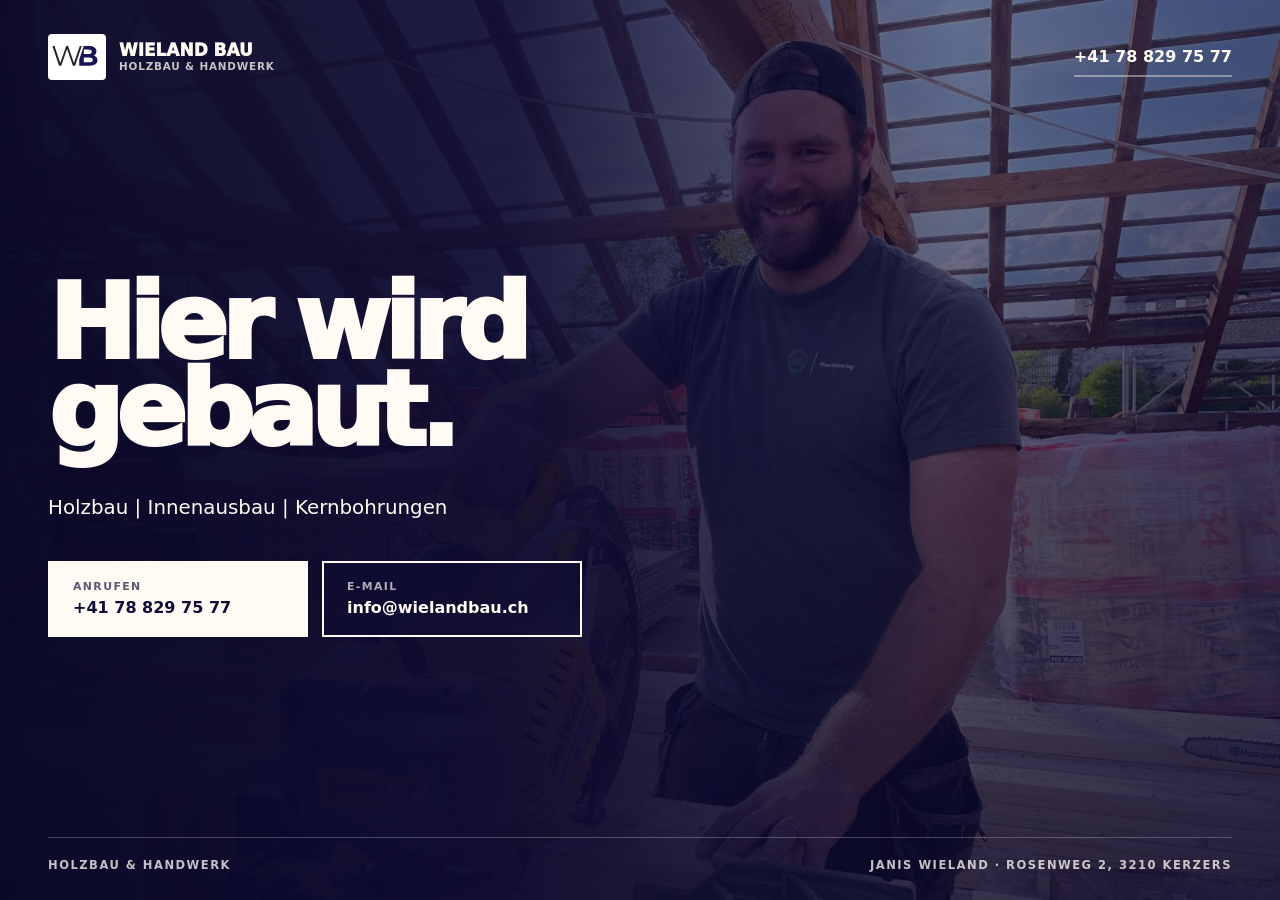
<file: index.html>
<!DOCTYPE html>
<html lang="de-CH">
  <head>
    <meta charset="UTF-8" />
    <meta name="viewport" content="width=device-width, initial-scale=1.0" />
    <meta
      name="description"
      content="Wieland Bau – Holzbau, Innenausbau und Kernbohrungen von Janis Wieland."
    />
    <meta name="robots" content="index, follow" />
    <title>Wieland Bau | Holzbau &amp; Handwerk</title>
    <link rel="stylesheet" href="maintenance.css" />
  </head>
  <body>
    <main class="maintenance-page">
      <div class="maintenance-page__backdrop" aria-hidden="true"></div>

      <header class="site-header">
        <div class="brand" aria-label="Wieland Bau – Holzbau &amp; Handwerk">
          <img class="brand__mark" src="assets/wb-wielandbau.svg" alt="" />
          <span class="brand__text">
            <strong>Wieland Bau</strong>
            <span>Holzbau &amp; Handwerk</span>
          </span>
        </div>

        <a class="header-phone" href="tel:+41788297577">
          +41 78 829 75 77
        </a>
      </header>

      <section class="maintenance-content" aria-labelledby="page-title">
        <h1 id="page-title">Hier wird<br />gebaut.</h1>
        <p class="intro">Holzbau | Innenausbau | Kernbohrungen</p>

        <div class="contact-actions" aria-label="Kontaktmöglichkeiten">
          <a class="contact-button contact-button--primary" href="tel:+41788297577">
            <span class="contact-button__label">Anrufen</span>
            <span>+41 78 829 75 77</span>
          </a>
          <a
            class="contact-button contact-button--secondary"
            href="mailto:info@wielandbau.ch"
          >
            <span class="contact-button__label">E-Mail</span>
            <span>info@wielandbau.ch</span>
          </a>
        </div>
      </section>

      <footer class="site-footer">
        <span>Holzbau &amp; Handwerk</span>
        <span>Janis Wieland · Rosenweg 2, 3210 Kerzers</span>
      </footer>
    </main>
  </body>
</html>
</file>
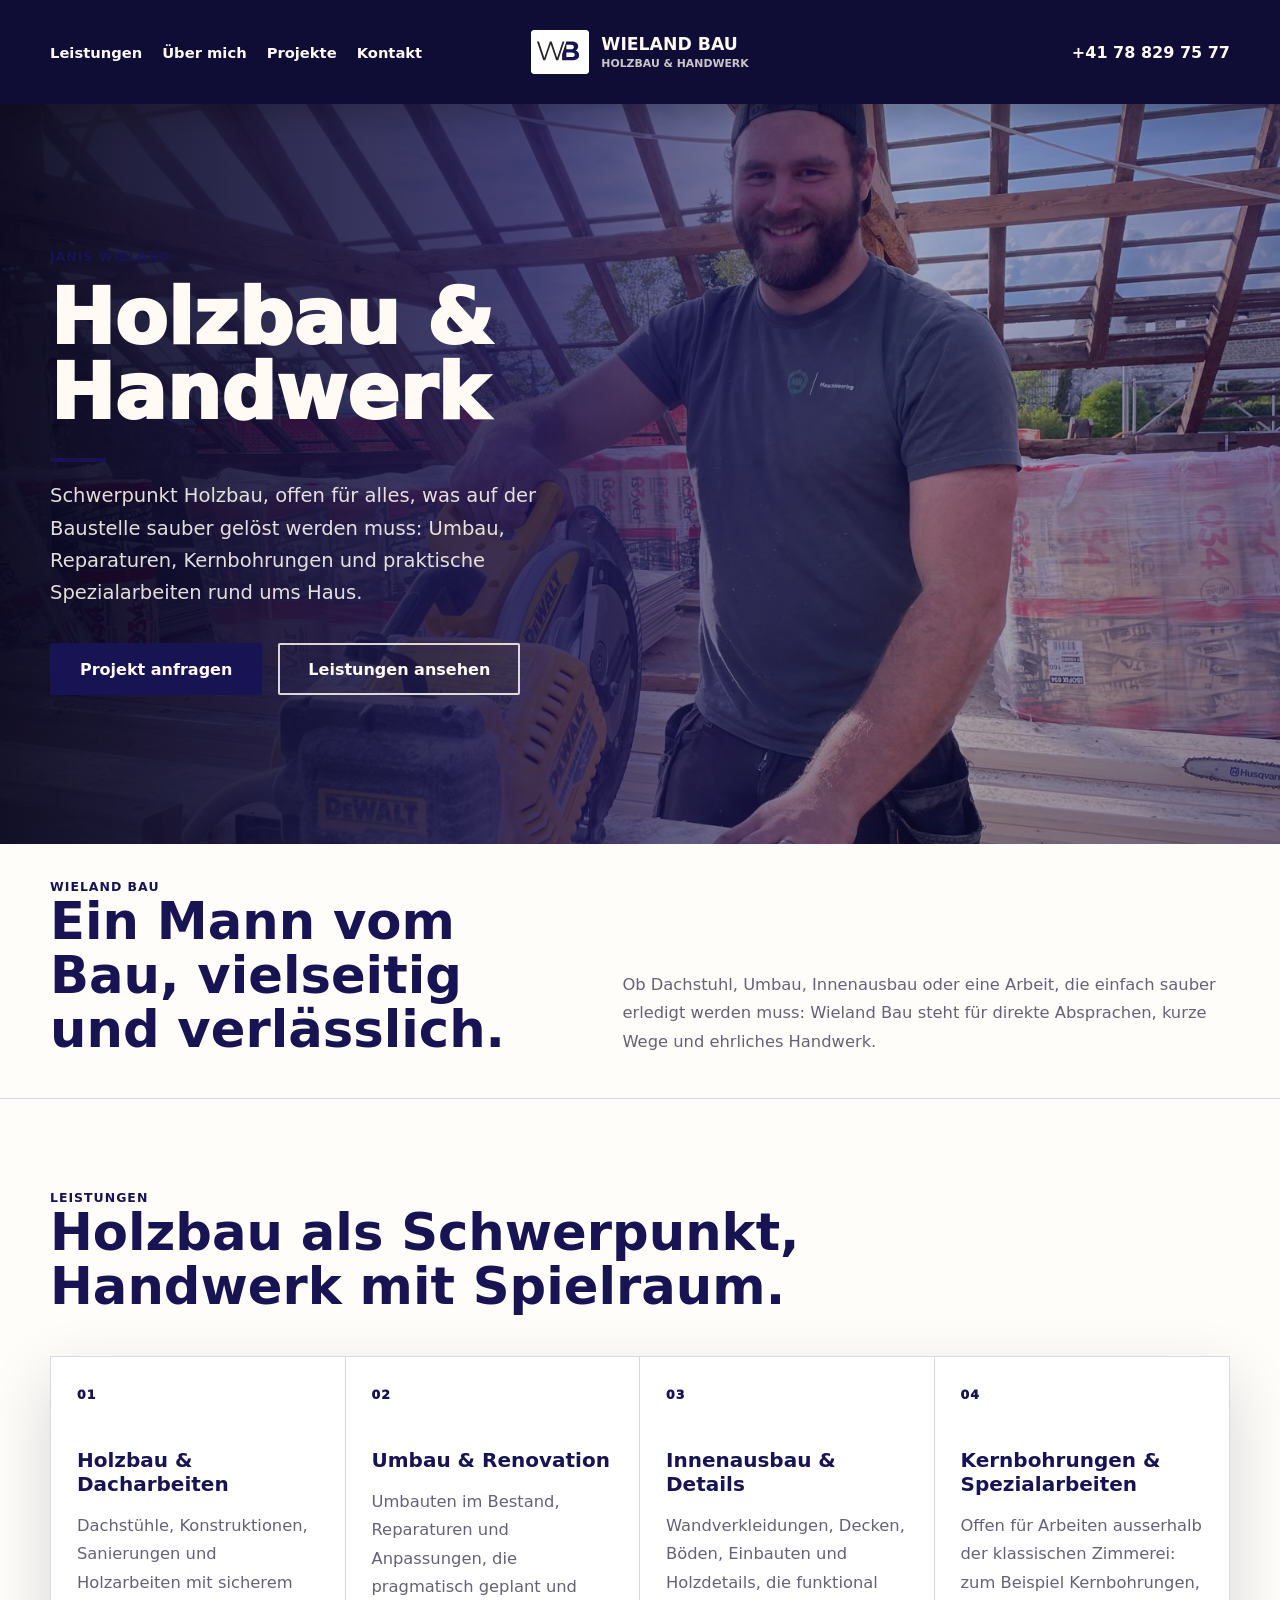
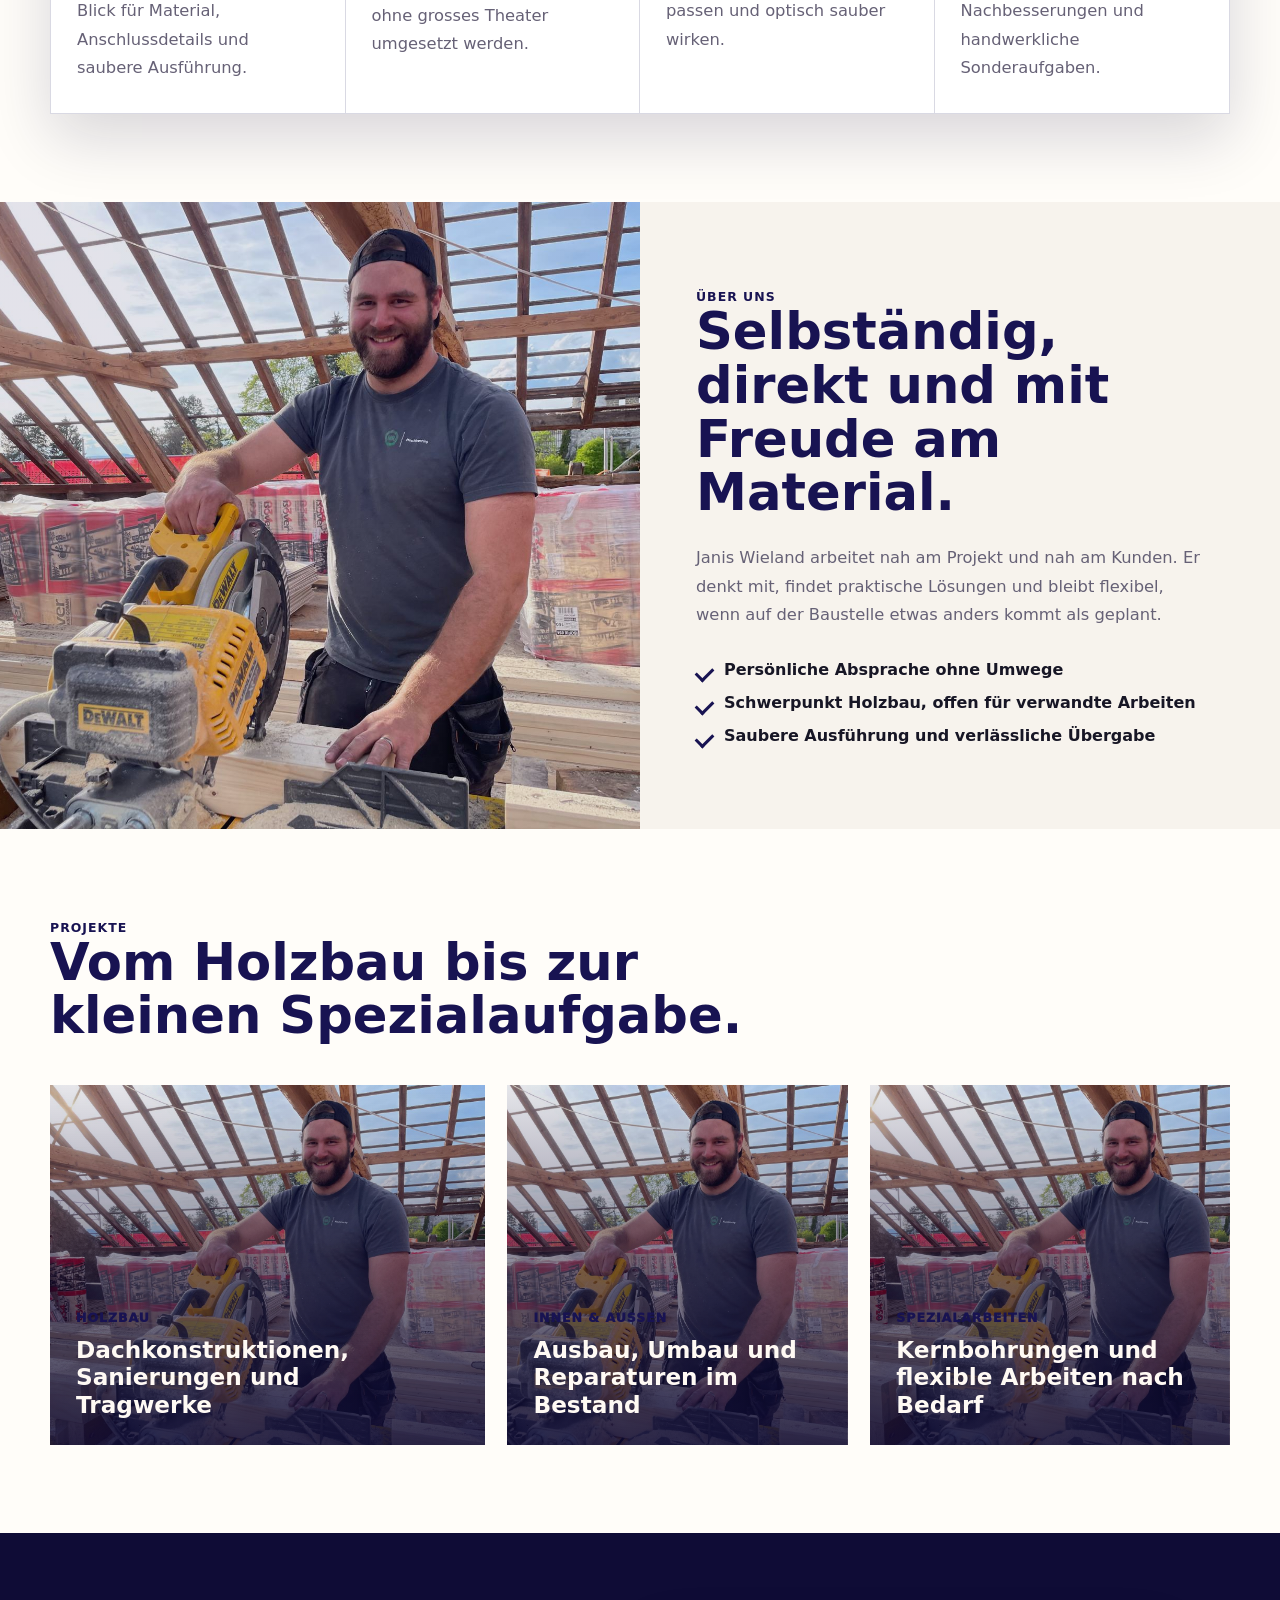
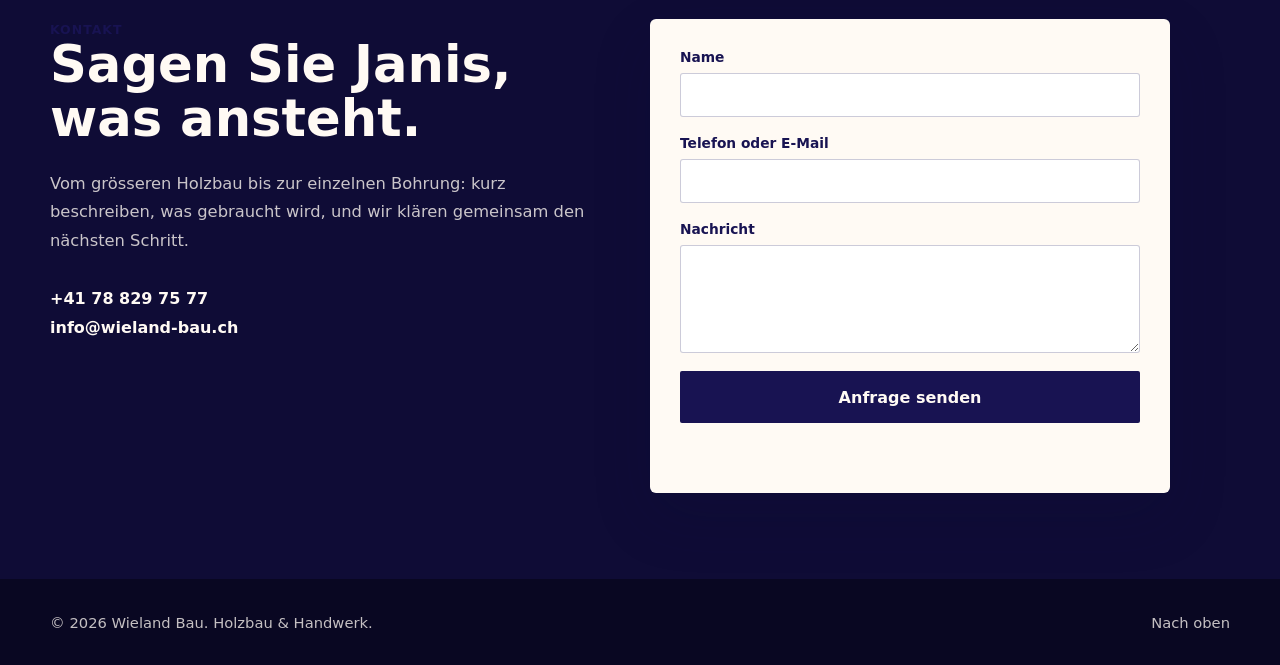
<file: website.html>
<!DOCTYPE html>
<html lang="de">
  <head>
    <meta charset="UTF-8" />
    <meta name="viewport" content="width=device-width, initial-scale=1.0" />
    <meta name="robots" content="noindex, nofollow" />
    <meta
      name="description"
      content="Wieland Bau - Janis Wieland arbeitet selbständig im Holzbau, Umbau, bei Kernbohrungen und vielseitigen Handwerksarbeiten."
    />
    <title>Wieland Bau | Janis Wieland</title>
    <link rel="stylesheet" href="style.css" />
  </head>
  <body>
    <header class="site-header" id="start">
      <nav class="nav-wrap" aria-label="Hauptnavigation">
        <a class="brand" href="#start" aria-label="Wieland Bau Startseite">
          <img class="brand-logo" src="assets/wb-wielandbau.svg" alt="" aria-hidden="true" />
          <span class="brand-copy">
            <span class="brand-text">Wieland Bau</span>
            <span class="brand-subline">Holzbau & Handwerk</span>
          </span>
        </a>

        <button class="nav-toggle" type="button" aria-controls="main-menu" aria-expanded="false" aria-label="Menü öffnen">
          <span></span>
          <span></span>
          <span></span>
        </button>

        <div class="nav-links" id="main-menu">
          <a href="#leistungen">Leistungen</a>
          <a href="#ueber-uns">Über mich</a>
          <a href="#projekte">Projekte</a>
          <a href="#kontakt">Kontakt</a>
        </div>

        <a class="header-phone" href="tel:+41788297577">+41 78 829 75 77</a>
      </nav>
    </header>

    <main>
      <section class="hero" aria-labelledby="hero-title">
        <div class="hero-content">
          <p class="eyebrow">Janis Wieland</p>
          <h1 id="hero-title">Holzbau & Handwerk</h1>
          <div class="hero-rule" aria-hidden="true"></div>
          <p class="hero-copy">
            Schwerpunkt Holzbau, offen für alles, was auf der Baustelle sauber
            gelöst werden muss: Umbau, Reparaturen, Kernbohrungen und praktische
            Spezialarbeiten rund ums Haus.
          </p>
          <div class="hero-actions">
            <a class="button button-primary" href="#kontakt">Projekt anfragen</a>
            <a class="button button-outline" href="#leistungen">Leistungen ansehen</a>
          </div>
        </div>
      </section>

      <section class="intro-band" aria-label="Kurzprofil">
        <div class="intro-grid">
          <div>
            <span class="small-label">Wieland Bau</span>
            <h2>Ein Mann vom Bau, vielseitig und verlässlich.</h2>
          </div>
          <p>
            Ob Dachstuhl, Umbau, Innenausbau oder eine Arbeit, die einfach sauber
            erledigt werden muss: Wieland Bau steht für direkte Absprachen, kurze
            Wege und ehrliches Handwerk.
          </p>
        </div>
      </section>

      <section class="section services" id="leistungen" aria-labelledby="services-title">
        <div class="section-heading">
          <span class="small-label">Leistungen</span>
          <h2 id="services-title">Holzbau als Schwerpunkt, Handwerk mit Spielraum.</h2>
        </div>

        <div class="service-grid">
          <article class="service-card">
            <span class="service-number">01</span>
            <h3>Holzbau & Dacharbeiten</h3>
            <p>
              Dachstühle, Konstruktionen, Sanierungen und Holzarbeiten mit sicherem
              Blick für Material, Anschlussdetails und saubere Ausführung.
            </p>
          </article>
          <article class="service-card">
            <span class="service-number">02</span>
            <h3>Umbau & Renovation</h3>
            <p>
              Umbauten im Bestand, Reparaturen und Anpassungen, die pragmatisch
              geplant und ohne grosses Theater umgesetzt werden.
            </p>
          </article>
          <article class="service-card">
            <span class="service-number">03</span>
            <h3>Innenausbau & Details</h3>
            <p>
              Wandverkleidungen, Decken, Böden, Einbauten und Holzdetails, die
              funktional passen und optisch sauber wirken.
            </p>
          </article>
          <article class="service-card">
            <span class="service-number">04</span>
            <h3>Kernbohrungen & Spezialarbeiten</h3>
            <p>
              Offen für Arbeiten ausserhalb der klassischen Zimmerei: zum Beispiel
              Kernbohrungen, Nachbesserungen und handwerkliche Sonderaufgaben.
            </p>
          </article>
        </div>
      </section>

      <section class="split-section" id="ueber-uns" aria-labelledby="about-title">
        <div class="split-image" role="img" aria-label="Janis Wieland bei Holzbauarbeiten auf der Baustelle"></div>
        <div class="split-copy">
          <span class="small-label">Über uns</span>
          <h2 id="about-title">Selbständig, direkt und mit Freude am Material.</h2>
          <p>
            Janis Wieland arbeitet nah am Projekt und nah am Kunden. Er denkt mit,
            findet praktische Lösungen und bleibt flexibel, wenn auf der Baustelle
            etwas anders kommt als geplant.
          </p>
          <ul class="check-list">
            <li>Persönliche Absprache ohne Umwege</li>
            <li>Schwerpunkt Holzbau, offen für verwandte Arbeiten</li>
            <li>Saubere Ausführung und verlässliche Übergabe</li>
          </ul>
        </div>
      </section>

      <section class="section projects" id="projekte" aria-labelledby="projects-title">
        <div class="section-heading">
          <span class="small-label">Projekte</span>
          <h2 id="projects-title">Vom Holzbau bis zur kleinen Spezialaufgabe.</h2>
        </div>

        <div class="project-grid">
          <article class="project-card">
            <div class="project-text">
              <span>Holzbau</span>
              <h3>Dachkonstruktionen, Sanierungen und Tragwerke</h3>
            </div>
          </article>
          <article class="project-card">
            <div class="project-text">
              <span>Innen & Aussen</span>
              <h3>Ausbau, Umbau und Reparaturen im Bestand</h3>
            </div>
          </article>
          <article class="project-card">
            <div class="project-text">
              <span>Spezialarbeiten</span>
              <h3>Kernbohrungen und flexible Arbeiten nach Bedarf</h3>
            </div>
          </article>
        </div>
      </section>

      <section class="contact-section" id="kontakt" aria-labelledby="contact-title">
        <div class="contact-copy">
          <span class="small-label">Kontakt</span>
          <h2 id="contact-title">Sagen Sie Janis, was ansteht.</h2>
          <p>
            Vom grösseren Holzbau bis zur einzelnen Bohrung: kurz beschreiben,
            was gebraucht wird, und wir klären gemeinsam den nächsten Schritt.
          </p>
          <div class="contact-lines">
            <a href="tel:+41788297577">+41 78 829 75 77</a>
            <a id="contact-link">info@wieland-bau.ch</a>

<script>

const contact = document.getElementById("contact-link");

const email = ["info", "wielandbau.ch"].join("@");

contact.href = "mailto:" + email;

</script>
          </div>
        </div>

        <form class="contact-form" action="#" method="post">
          <label>
            Name
            <input type="text" name="name" autocomplete="name" required />
          </label>
          <label>
            Telefon oder E-Mail
            <input type="text" name="contact" autocomplete="email" required />
          </label>
          <label>
            Nachricht
            <textarea name="message" rows="5" required></textarea>
          </label>
          <button class="button button-primary" type="submit">Anfrage senden</button>
          <p class="form-status" role="status" aria-live="polite"></p>
        </form>
      </section>
    </main>

    <footer class="site-footer">
      <p>&copy; <span id="year"></span> Wieland Bau. Holzbau & Handwerk.</p>
      <a href="#start">Nach oben</a>
    </footer>

    <script src="script.js"></script>
  </body>
</html>
</file>
<file: maintenance.css>
:root {
  --navy: #0f0c36;
  --navy-deep: #0a0828;
  --cream: #fffaf4;
  --muted: rgba(255, 250, 244, 0.76);
  font-family: Inter, ui-sans-serif, system-ui, -apple-system, BlinkMacSystemFont,
    "Segoe UI", sans-serif;
}

* {
  box-sizing: border-box;
}

html,
body {
  min-height: 100%;
  margin: 0;
}

body {
  background: var(--navy);
  color: var(--cream);
  -webkit-font-smoothing: antialiased;
}

a {
  color: inherit;
}

.maintenance-page {
  position: relative;
  isolation: isolate;
  display: grid;
  grid-template-rows: auto 1fr auto;
  min-height: 100svh;
  overflow: hidden;
  background: var(--navy-deep) url("assets/janis-wieland.jpg") center top / cover no-repeat;
}

.maintenance-page__backdrop {
  position: absolute;
  z-index: -1;
  inset: 0;
  background:
    linear-gradient(90deg, rgba(10, 8, 40, 0.97) 0%, rgba(13, 10, 48, 0.9) 40%, rgba(13, 10, 48, 0.43) 75%, rgba(13, 10, 48, 0.58) 100%),
    linear-gradient(180deg, rgba(15, 12, 54, 0.16) 0%, rgba(10, 8, 40, 0.68) 100%);
}

.site-header,
.maintenance-content,
.site-footer {
  width: min(100% - 96px, 1440px);
  margin-inline: auto;
}

.site-header {
  display: flex;
  align-items: center;
  justify-content: space-between;
  padding-block: 34px 24px;
}

.brand {
  display: flex;
  align-items: center;
  gap: 13px;
}

.brand__mark {
  display: block;
  width: 58px;
  height: 46px;
  border-radius: 4px;
  object-fit: cover;
}

.brand__text {
  display: grid;
  gap: 2px;
  line-height: 1;
  text-transform: uppercase;
}

.brand__text strong {
  font-size: 1.06rem;
  font-weight: 950;
}

.brand__text span {
  color: var(--muted);
  font-size: 0.65rem;
  font-weight: 850;
  letter-spacing: 0.08em;
}

.header-phone {
  padding-block: 9px;
  border-bottom: 2px solid rgba(255, 250, 244, 0.4);
  font-size: 1rem;
  font-weight: 900;
  text-decoration: none;
  transition: border-color 180ms ease;
}

.header-phone:hover,
.header-phone:focus-visible {
  border-color: var(--cream);
}

.maintenance-content {
  align-self: center;
  padding-block: 48px 72px;
}

.eyebrow {
  margin: 0 0 22px;
  color: var(--muted);
  font-size: 0.82rem;
  font-weight: 900;
  letter-spacing: 0.18em;
  text-transform: uppercase;
}

h1 {
  max-width: 940px;
  margin: 0;
  color: var(--cream);
  font-size: clamp(4rem, 8.1vw, 8rem);
  font-weight: 950;
  letter-spacing: -0.065em;
  line-height: 0.84;
}

.intro {
  max-width: 620px;
  margin: 38px 0 0;
  color: var(--cream);
  font-size: clamp(1.08rem, 1.55vw, 1.35rem);
  line-height: 1.58;
}

.contact-actions {
  display: flex;
  flex-wrap: wrap;
  gap: 14px;
  margin-top: 38px;
}

.contact-button {
  display: flex;
  min-width: 260px;
  flex-direction: column;
  gap: 5px;
  padding: 17px 23px 18px;
  border: 2px solid var(--cream);
  font-size: 1rem;
  font-weight: 850;
  line-height: 1.2;
  text-decoration: none;
  transition: transform 180ms ease, background-color 180ms ease, color 180ms ease;
}

.contact-button--primary {
  background: var(--cream);
  color: var(--navy);
}

.contact-button--secondary {
  background: rgba(15, 12, 54, 0.26);
  backdrop-filter: blur(8px);
}

.contact-button:hover,
.contact-button:focus-visible {
  transform: translateY(-3px);
}

.contact-button--secondary:hover,
.contact-button--secondary:focus-visible {
  background: var(--cream);
  color: var(--navy);
}

.contact-button__label {
  font-size: 0.68rem;
  font-weight: 900;
  letter-spacing: 0.13em;
  opacity: 0.68;
  text-transform: uppercase;
}

.site-footer {
  display: flex;
  justify-content: space-between;
  padding-block: 20px 28px;
  border-top: 1px solid rgba(255, 250, 244, 0.24);
  color: var(--muted);
  font-size: 0.72rem;
  font-weight: 800;
  letter-spacing: 0.13em;
  text-transform: uppercase;
}

:focus-visible {
  outline: 3px solid var(--cream);
  outline-offset: 4px;
}

@media (max-width: 720px) {
  .maintenance-page {
    background-position: 63% top;
  }

  .maintenance-page__backdrop {
    background:
      linear-gradient(180deg, rgba(10, 8, 40, 0.88) 0%, rgba(10, 8, 40, 0.78) 42%, rgba(10, 8, 40, 0.93) 100%),
      linear-gradient(90deg, rgba(10, 8, 40, 0.82), rgba(10, 8, 40, 0.3));
  }

  .site-header,
  .maintenance-content,
  .site-footer {
    width: min(100% - 40px, 1440px);
  }

  .site-header {
    padding-top: 24px;
  }

  .brand__mark {
    width: 52px;
    height: 42px;
  }

  .brand__text strong {
    font-size: 0.95rem;
  }

  .brand__text span {
    font-size: 0.58rem;
  }

  .header-phone {
    display: none;
  }

  .maintenance-content {
    padding-block: 54px 44px;
  }

  .eyebrow {
    margin-bottom: 17px;
  }

  h1 {
    font-size: clamp(3.55rem, 19vw, 5.35rem);
    line-height: 0.87;
  }

  .intro {
    margin-top: 29px;
    font-size: 1.03rem;
    line-height: 1.5;
  }

  .contact-actions {
    display: grid;
    margin-top: 29px;
  }

  .contact-button {
    width: 100%;
    min-width: 0;
  }

  .site-footer {
    padding-block: 17px 21px;
  }

  .site-footer span:first-child {
    display: none;
  }
}

@media (prefers-reduced-motion: reduce) {
  *,
  *::before,
  *::after {
    scroll-behavior: auto !important;
    transition-duration: 0.01ms !important;
  }
}
</file>
<file: style.css>
:root {
  --ink: #171625;
  --brown: #181352;
  --brown-deep: #0f0c36;
  --copper: #181352;
  --copper-dark: #0a0829;
  --cream: #f7f3ed;
  --paper: #fffdf9;
  --muted: #666176;
  --green: #181352;
  --line: rgba(24, 19, 82, 0.16);
  --shadow: 0 24px 60px rgba(15, 12, 54, 0.16);
  --header-height: 104px;
  font-family: Inter, ui-sans-serif, system-ui, -apple-system, BlinkMacSystemFont, "Segoe UI", sans-serif;
  color: var(--ink);
  background: var(--paper);
  scroll-behavior: smooth;
}

* {
  box-sizing: border-box;
}

body {
  margin: 0;
  background: var(--paper);
}

a {
  color: inherit;
  text-decoration: none;
}

img,
svg {
  display: block;
  max-width: 100%;
}

button,
input,
textarea {
  font: inherit;
}

.site-header {
  min-height: var(--header-height);
  background: var(--brown-deep);
  color: #fffaf4;
  display: flex;
  align-items: center;
  position: sticky;
  top: 0;
  z-index: 20;
  box-shadow: 0 8px 30px rgba(0, 0, 0, 0.24);
}

.nav-wrap {
  width: min(1180px, calc(100% - 48px));
  margin: 0 auto;
  display: grid;
  grid-template-columns: 1fr auto 1fr;
  align-items: center;
  gap: 28px;
}

.brand {
  grid-column: 2;
  display: flex;
  align-items: center;
  justify-content: center;
  gap: 12px;
  min-width: 220px;
  text-transform: uppercase;
  letter-spacing: 0;
}

.brand-logo {
  width: 58px;
  height: 44px;
  object-fit: contain;
  border-radius: 4px;
  background: #fff;
}

.brand-copy {
  display: grid;
  gap: 3px;
}

.brand-text {
  font-weight: 900;
  font-size: 1.08rem;
}

.brand-subline {
  color: rgba(255, 250, 244, 0.78);
  font-size: 0.68rem;
  font-weight: 700;
}

.nav-links {
  grid-column: 1;
  grid-row: 1;
  display: flex;
  gap: 20px;
  align-items: center;
  font-size: 0.92rem;
  font-weight: 800;
}

.nav-links a,
.header-phone,
.site-footer a {
  transition: color 180ms ease, opacity 180ms ease;
}

.nav-links a:hover,
.header-phone:hover,
.site-footer a:hover {
  color: var(--copper);
}

.header-phone {
  grid-column: 3;
  justify-self: end;
  font-weight: 900;
  white-space: nowrap;
}

.nav-toggle {
  display: none;
  width: 44px;
  height: 44px;
  border: 1px solid rgba(255, 250, 244, 0.25);
  background: transparent;
  color: #fffaf4;
  padding: 10px;
  cursor: pointer;
}

.nav-toggle span {
  display: block;
  height: 2px;
  margin: 5px 0;
  background: currentColor;
}

.hero {
  position: relative;
  min-height: calc(100svh - var(--header-height) - 56px);
  max-height: 760px;
  background:
    linear-gradient(90deg, rgba(8, 7, 32, 0.94) 0%, rgba(24, 19, 82, 0.8) 42%, rgba(24, 19, 82, 0.38) 72%, rgba(24, 19, 82, 0.52) 100%),
    url("assets/janis-wieland.jpg") 68% 38% / cover no-repeat;
  color: #fffaf4;
  display: flex;
  align-items: center;
}

.hero-content {
  width: min(1180px, calc(100% - 48px));
  margin: 0 auto;
  padding: 40px 0 44px;
}

.eyebrow,
.small-label {
  margin: 0 0 16px;
  color: var(--copper);
  font-size: 0.78rem;
  font-weight: 900;
  letter-spacing: 0.08em;
  text-transform: uppercase;
}

.hero h1 {
  max-width: 820px;
  margin: 0;
  font-size: clamp(3.2rem, 6vw, 5.35rem);
  line-height: 0.98;
  font-weight: 950;
  letter-spacing: 0;
}

.hero-rule {
  width: 56px;
  height: 4px;
  margin: 28px 0 18px;
  background: var(--copper);
}

.hero-copy {
  max-width: 560px;
  margin: 0;
  color: rgba(255, 250, 244, 0.88);
  font-size: clamp(1rem, 1.6vw, 1.22rem);
  line-height: 1.65;
}

.hero-actions {
  display: flex;
  flex-wrap: wrap;
  gap: 16px;
  margin-top: 34px;
}

.button {
  min-height: 52px;
  display: inline-flex;
  align-items: center;
  justify-content: center;
  padding: 0 28px;
  border: 2px solid transparent;
  border-radius: 2px;
  font-weight: 900;
  transition: transform 180ms ease, background 180ms ease, border-color 180ms ease, color 180ms ease;
  cursor: pointer;
}

.button:hover {
  transform: translateY(-2px);
}

.button-primary {
  background: var(--copper);
  color: #fffaf4;
}

.button-primary:hover {
  background: var(--copper-dark);
}

.button-outline {
  border-color: rgba(255, 250, 244, 0.84);
  color: #fffaf4;
}

.button-outline:hover {
  background: #fffaf4;
  color: var(--brown-deep);
}

.intro-band {
  background: var(--paper);
  padding: 32px 0 42px;
  border-bottom: 1px solid var(--line);
}

.intro-grid {
  width: min(1180px, calc(100% - 48px));
  margin: 0 auto;
  display: grid;
  grid-template-columns: minmax(260px, 0.85fr) 1fr;
  gap: 56px;
  align-items: end;
}

.intro-grid h2,
.section-heading h2,
.split-copy h2,
.contact-copy h2 {
  margin: 0;
  color: var(--brown);
  font-size: clamp(2rem, 4vw, 3.6rem);
  line-height: 1.05;
  letter-spacing: 0;
}

.intro-grid p,
.section-heading p,
.service-card p,
.split-copy p,
.contact-copy p {
  margin: 0;
  color: var(--muted);
  line-height: 1.75;
  font-size: 1.02rem;
}

.section {
  width: min(1180px, calc(100% - 48px));
  margin: 0 auto;
  padding: 88px 0;
}

.section-heading {
  max-width: 760px;
  margin-bottom: 42px;
}

.service-grid {
  display: grid;
  grid-template-columns: repeat(4, minmax(0, 1fr));
  border: 1px solid var(--line);
  background: #fff;
  box-shadow: var(--shadow);
}

.service-card {
  min-height: 280px;
  padding: 30px 26px;
  border-right: 1px solid var(--line);
  display: flex;
  flex-direction: column;
}

.service-card:last-child {
  border-right: 0;
}

.service-number {
  color: var(--copper);
  font-size: 0.78rem;
  font-weight: 950;
  letter-spacing: 0.08em;
}

.service-card h3 {
  margin: 46px 0 16px;
  color: var(--brown);
  font-size: 1.25rem;
}

.split-section {
  background: var(--cream);
  display: grid;
  grid-template-columns: minmax(280px, 1fr) minmax(280px, 1fr);
  min-height: 560px;
}

.split-image {
  min-height: 520px;
  background:
    linear-gradient(rgba(24, 19, 82, 0.12), rgba(24, 19, 82, 0.12)),
    url("assets/janis-wieland.jpg") 66% 40% / cover no-repeat;
}

.split-copy {
  align-self: center;
  max-width: 620px;
  padding: 84px 56px;
}

.split-copy p {
  margin-top: 24px;
}

.check-list {
  list-style: none;
  margin: 30px 0 0;
  padding: 0;
  display: grid;
  gap: 14px;
}

.check-list li {
  position: relative;
  padding-left: 28px;
  color: var(--ink);
  font-weight: 800;
}

.check-list li::before {
  content: "";
  position: absolute;
  left: 0;
  top: 0.48em;
  width: 14px;
  height: 8px;
  border-left: 3px solid var(--green);
  border-bottom: 3px solid var(--green);
  transform: rotate(-45deg);
}

.project-grid {
  display: grid;
  grid-template-columns: 1.15fr 0.9fr 0.95fr;
  gap: 22px;
}

.project-card {
  min-height: 360px;
  display: flex;
  align-items: end;
  padding: 26px;
  color: #fffaf4;
  background:
    linear-gradient(180deg, rgba(15, 12, 54, 0.1) 0%, rgba(15, 12, 54, 0.86) 100%),
    url("assets/janis-wieland.jpg") center / cover no-repeat;
  overflow: hidden;
}

.project-card:nth-child(2) {
  background-position: 66% center;
}

.project-card:nth-child(3) {
  background-position: 35% center;
}

.project-text span {
  color: var(--copper);
  font-size: 0.78rem;
  font-weight: 950;
  letter-spacing: 0.08em;
  text-transform: uppercase;
}

.project-text h3 {
  max-width: 360px;
  margin: 10px 0 0;
  font-size: 1.45rem;
  line-height: 1.2;
}

.contact-section {
  background: var(--brown-deep);
  color: #fffaf4;
  padding: 86px max(24px, calc((100vw - 1180px) / 2));
  display: grid;
  grid-template-columns: minmax(280px, 0.9fr) minmax(300px, 520px);
  gap: 60px;
  align-items: start;
}

.contact-copy h2 {
  color: #fffaf4;
}

.contact-copy p {
  margin-top: 24px;
  color: rgba(255, 250, 244, 0.78);
}

.contact-lines {
  margin-top: 34px;
  display: grid;
  gap: 10px;
  color: #fffaf4;
  font-weight: 900;
}

.contact-lines a:hover {
  color: var(--copper);
}

.contact-form {
  background: #fffaf4;
  color: var(--ink);
  padding: 30px;
  border-radius: 6px;
  box-shadow: var(--shadow);
  display: grid;
  gap: 18px;
}

.contact-form label {
  display: grid;
  gap: 8px;
  color: var(--brown);
  font-size: 0.86rem;
  font-weight: 900;
}

.contact-form input,
.contact-form textarea {
  width: 100%;
  border: 1px solid rgba(24, 19, 82, 0.22);
  border-radius: 3px;
  padding: 13px 14px;
  background: #fff;
  color: var(--ink);
  outline: none;
  resize: vertical;
}

.contact-form input:focus,
.contact-form textarea:focus {
  border-color: var(--copper);
  box-shadow: 0 0 0 3px rgba(24, 19, 82, 0.16);
}

.contact-form .button {
  width: 100%;
}

.form-status {
  min-height: 22px;
  margin: 0;
  color: var(--green);
  font-weight: 900;
}

.site-footer {
  min-height: 86px;
  padding: 0 max(24px, calc((100vw - 1180px) / 2));
  background: #090722;
  color: rgba(255, 250, 244, 0.76);
  display: flex;
  justify-content: space-between;
  align-items: center;
  gap: 20px;
  font-size: 0.92rem;
}

.site-footer p {
  margin: 0;
}

@media (max-width: 980px) {
  :root {
    --header-height: 84px;
  }

  .nav-wrap {
    width: min(100% - 32px, 720px);
    grid-template-columns: 1fr auto;
  }

  .brand {
    grid-column: 1;
    justify-self: start;
    min-width: 0;
  }

  .brand-logo {
    width: 48px;
    height: 36px;
  }

  .nav-toggle {
    display: block;
    grid-column: 2;
  }

  .header-phone {
    display: none;
  }

  .nav-links {
    grid-column: 1 / -1;
    grid-row: 2;
    display: none;
    flex-direction: column;
    align-items: stretch;
    gap: 0;
    padding: 12px 0 8px;
  }

  .nav-links.is-open {
    display: flex;
  }

  .nav-links a {
    padding: 13px 0;
    border-top: 1px solid rgba(255, 250, 244, 0.14);
  }

  .hero {
    min-height: calc(100svh - var(--header-height) - 110px);
    background:
      linear-gradient(90deg, rgba(8, 7, 32, 0.95) 0%, rgba(24, 19, 82, 0.84) 48%, rgba(24, 19, 82, 0.42) 100%),
      url("assets/janis-wieland.jpg") 70% 40% / cover no-repeat;
  }

  .hero-content,
  .intro-grid,
  .section {
    width: min(100% - 32px, 720px);
  }

  .hero-content {
    padding: 44px 0 50px;
  }

  .intro-grid,
  .split-section,
  .contact-section {
    grid-template-columns: 1fr;
  }

  .service-grid {
    grid-template-columns: repeat(2, minmax(0, 1fr));
  }

  .service-card:nth-child(2) {
    border-right: 0;
  }

  .service-card:nth-child(-n + 2) {
    border-bottom: 1px solid var(--line);
  }

  .project-grid {
    grid-template-columns: 1fr;
  }

  .project-card {
    min-height: 280px;
  }

  .split-copy {
    max-width: none;
    padding: 56px 32px;
  }

  .contact-section {
    padding: 64px 32px;
  }
}

@media (max-width: 620px) {
  :root {
    --header-height: 76px;
  }

  .site-header {
    align-items: start;
    padding: 14px 0;
  }

  .brand-text {
    font-size: 0.96rem;
  }

  .brand-subline {
    font-size: 0.62rem;
  }

  .hero {
    background:
      linear-gradient(90deg, rgba(8, 7, 32, 0.96) 0%, rgba(24, 19, 82, 0.88) 58%, rgba(24, 19, 82, 0.62) 100%),
      url("assets/janis-wieland.jpg") 70% 42% / cover no-repeat;
  }

  .hero h1 {
    font-size: clamp(2.55rem, 13vw, 3.55rem);
  }

  .hero-actions {
    gap: 12px;
  }

  .button {
    width: 100%;
    min-height: 50px;
    padding: 0 18px;
  }

  .intro-band {
    padding-top: 30px;
  }

  .intro-grid {
    gap: 22px;
  }

  .section {
    padding: 62px 0;
  }

  .service-grid {
    grid-template-columns: 1fr;
  }

  .service-card,
  .service-card:nth-child(2) {
    min-height: auto;
    border-right: 0;
    border-bottom: 1px solid var(--line);
  }

  .service-card:last-child {
    border-bottom: 0;
  }

  .service-card h3 {
    margin-top: 30px;
  }

  .split-image {
    min-height: 340px;
  }

  .split-copy,
  .contact-section {
    padding-left: 24px;
    padding-right: 24px;
  }

  .contact-form {
    padding: 22px;
  }

  .site-footer {
    flex-direction: column;
    justify-content: center;
    align-items: flex-start;
    padding-top: 22px;
    padding-bottom: 22px;
  }
}
</file>
